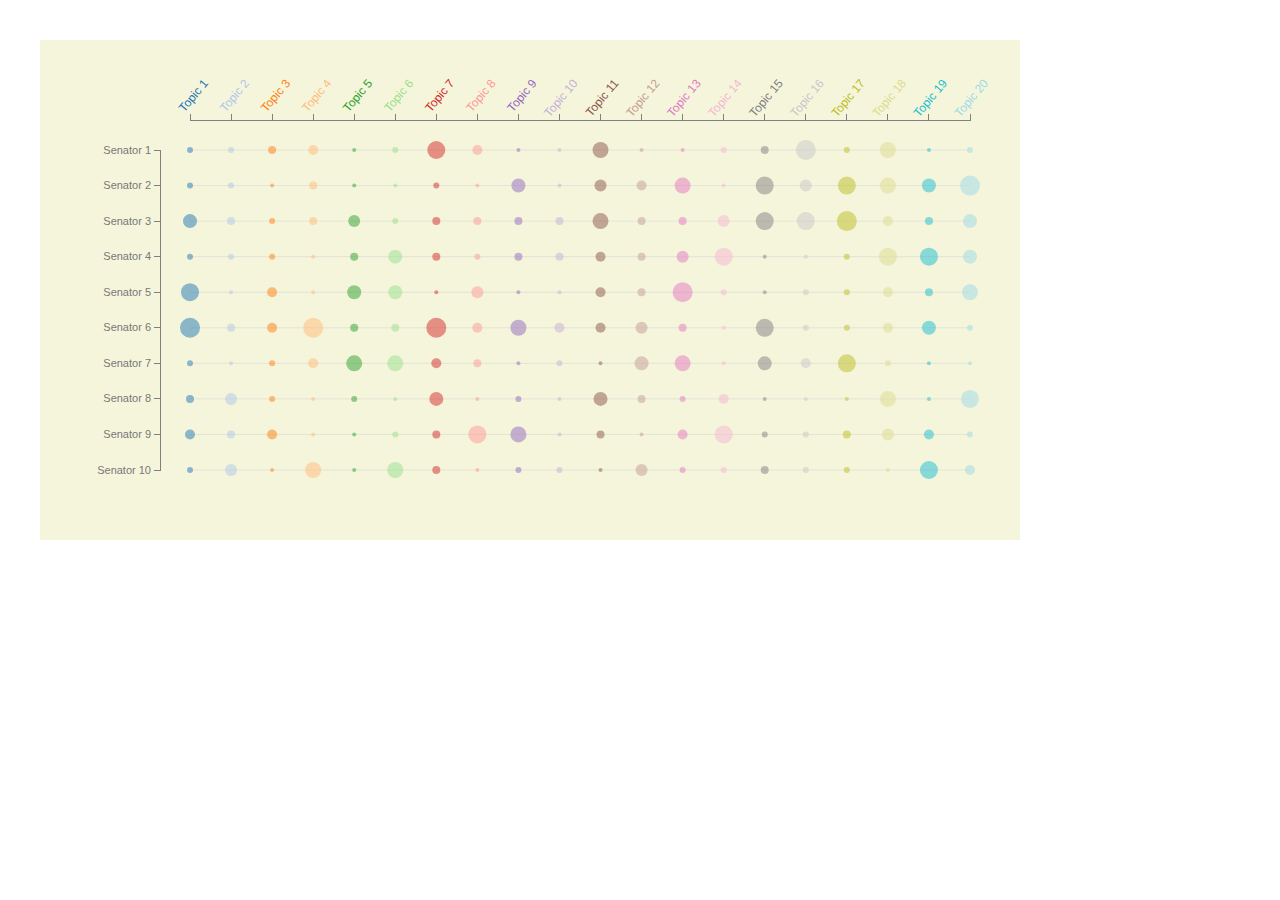
<file: src/main/webapp/WEB-INF/pages/template.html>
<html>
<head>
<title>Template</title>
<!-- CSS -->

<link href="../../resources/css/template.css" rel="stylesheet">

<!-- Java script -->
<script src="../../resources/js/d3.v3.min.js"></script>
<script src="../../resources/js/jquery-1.11.0.min.js"></script>
<script src="../../resources/js/template.js"></script>
</head>
<body>
</body>
</html>
</file>
<file: src/main/webapp/resources/css/template.css>
body {
	font-family: "Helvetica Neue", Helvetica, Arial, sans-serif;
	font-size: 14px;
}

.axis path,.axis line {
	fill: none;
	stroke: grey;
	stroke-width: 1;
	shape-rendering: crispEdges;
}

.axis text {
	font-family: sans-serif;
	font-size: 11px;
	fill: #787878;
}

path.measureLine {
	stroke: lightgray;
	stroke-width: 0.5;
	fill: none;
}

svg{
	position:absolute;
}

.main{
	background-color: beige;
}
.left, .right, .top, .bottom{
	background-color:#fff;
	display:none;
}
.dist{
}

div.tooltip { /* set the CSS for tooltip divs */
	position: absolute; /* reference for measurement */
	text-align: center; /* align the text to the center */
	width: auto; /* set the width of the rectangle */
	height: auto; /* set the height of the rectangle */
	padding: 5px; /* set a border around the rectangle */
	font: 12px sans-serif; /* set the font type for the tooltips */
	color: white;
	background: rgb(110, 44, 106);
	/* set the colour of the rectangle */
	border: 1px solid rgb(110, 44, 106); /* turn off the border (0px) */
	border-radius: 8px; /* set how rounded the edges of the rectangle is */
	pointer-events: none;
	margin-left: 10px;
	margin-top: 10px;
	background: rgb(110, 44, 106);
	z-index:10000;
	/* 'none' tells the mouse to ignore the rectangle */
}
</file>
